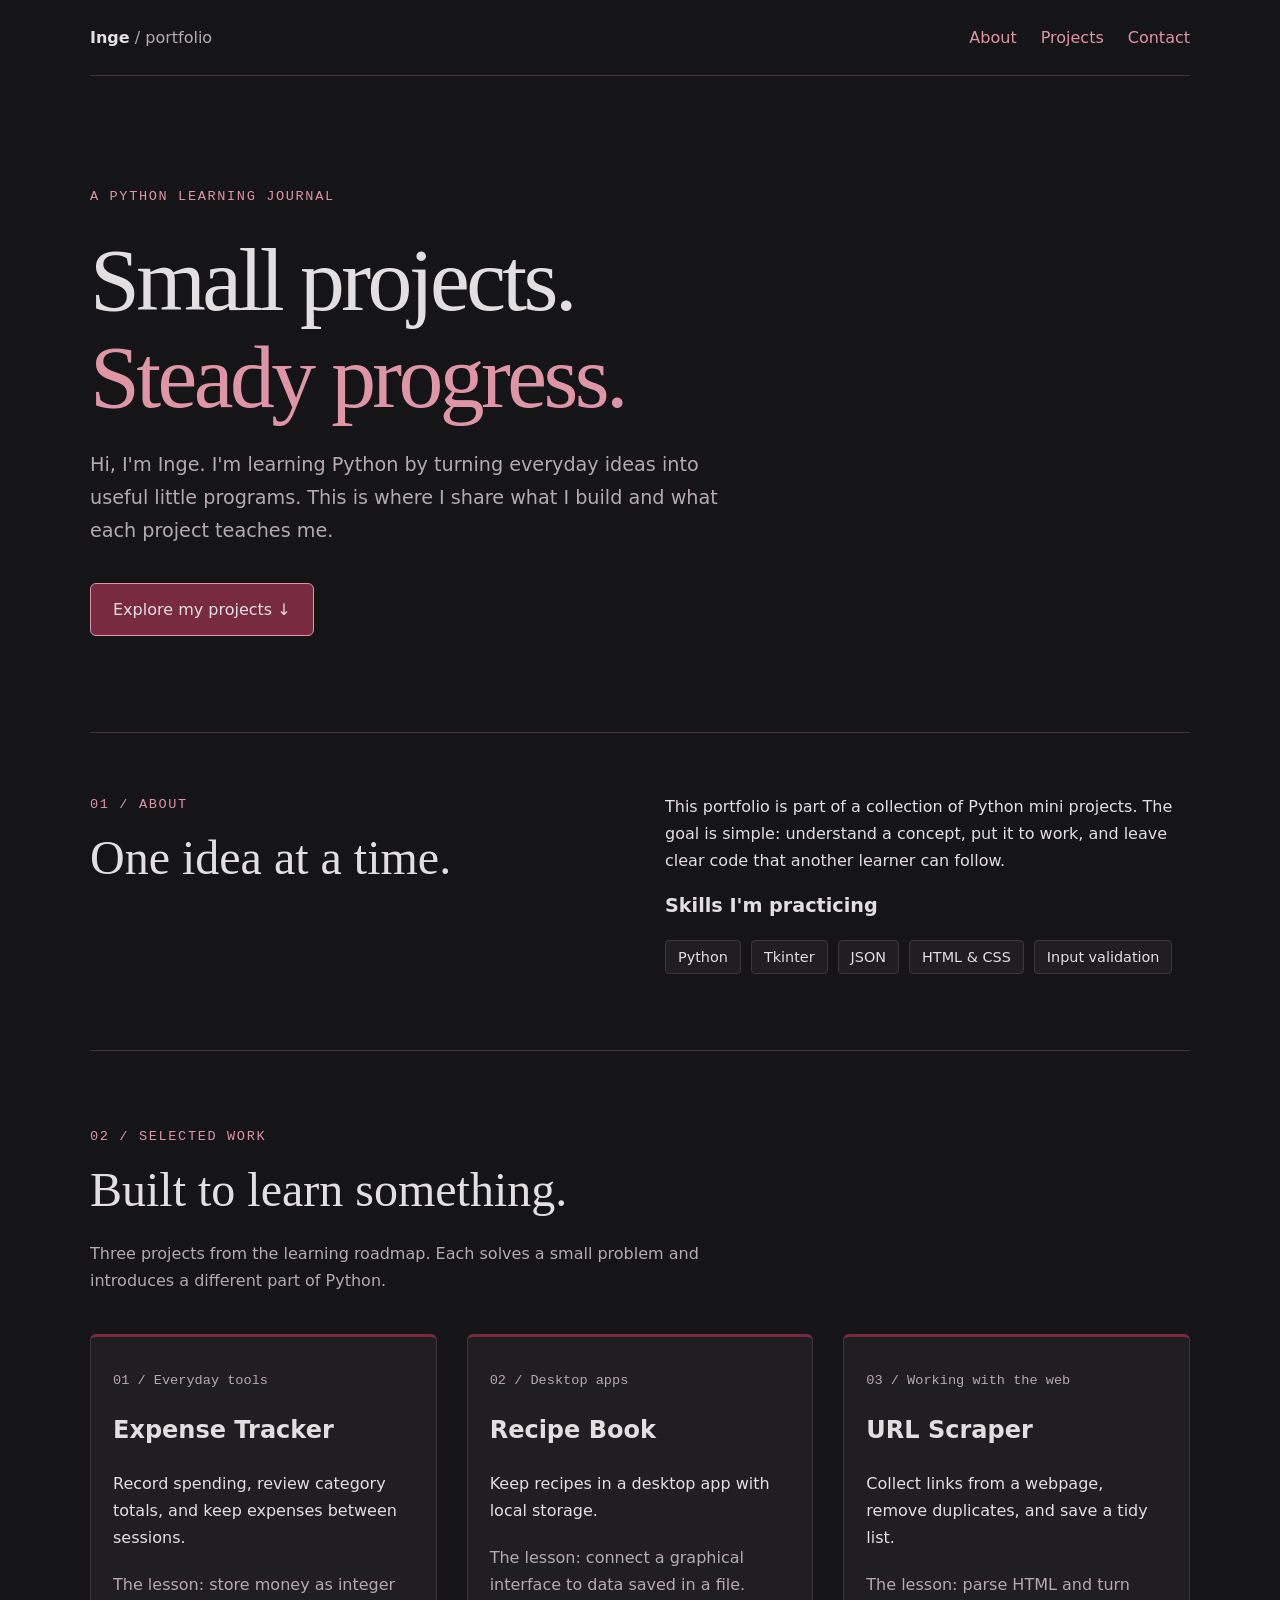
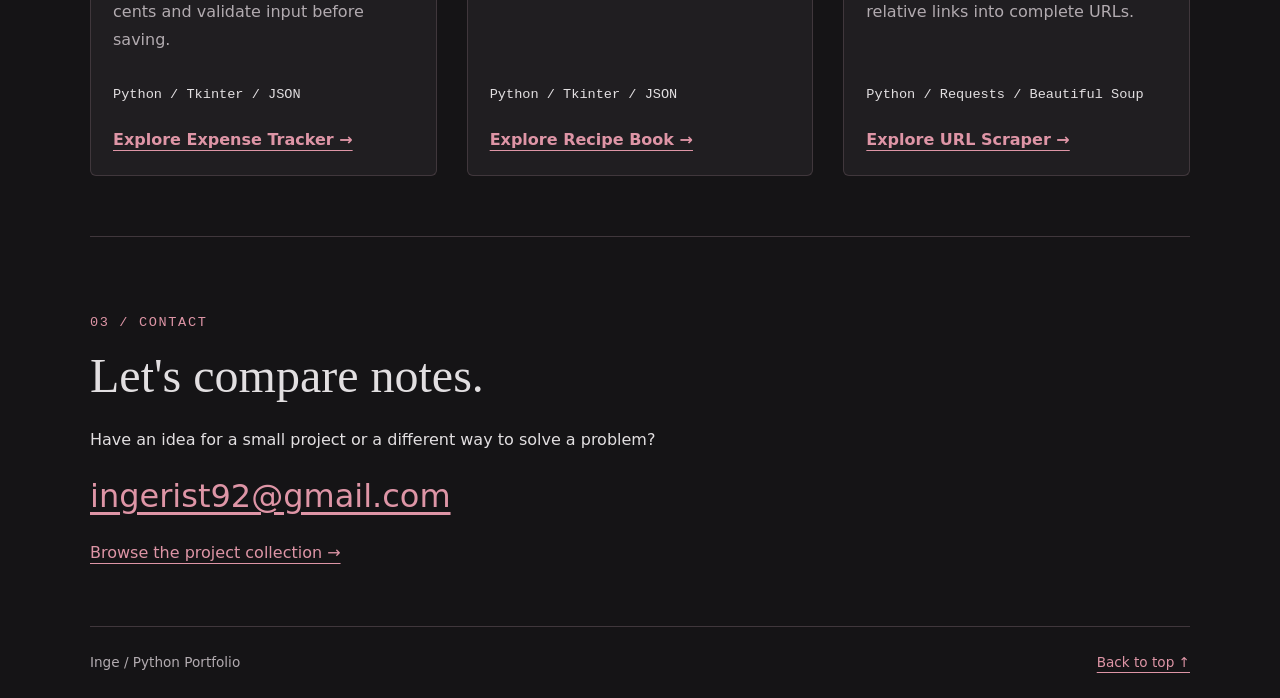
<file: Intermediate/personal-portfolio-website/site/index.html>
<!doctype html>
<html lang="en">
  <head>
    <meta charset="UTF-8" />
    <meta name="viewport" content="width=device-width, initial-scale=1" />
    <meta
      name="description"
      content="A Python learner's portfolio: small projects, practical skills, and lessons along the way."
    />
    <title>Inge | Python Portfolio</title>
    <link rel="stylesheet" href="styles.css" />
  </head>
  <body>
    <a class="skip-link" href="#main">Skip to content</a>
    <header>
      <a class="brand" href="#home">Inge<span> / portfolio</span></a>
      <nav aria-label="Main navigation">
        <a href="#about">About</a><a href="#projects">Projects</a
        ><a href="#contact">Contact</a>
      </nav>
    </header>
    <main id="main">
      <!-- Replace the sample name and introduction with your own details. -->
      <section class="hero" id="home" aria-labelledby="intro-title">
        <p class="eyebrow">A Python learning journal</p>
        <h1 id="intro-title">
          Small projects.<br /><span>Steady progress.</span>
        </h1>
        <p class="intro">
          Hi, I'm Inge. I'm learning Python by turning everyday ideas into
          useful little programs. This is where I share what I build and what
          each project teaches me.
        </p>
        <a class="button" href="#projects">Explore my projects &darr;</a>
      </section>
      <section class="about section" id="about" aria-labelledby="about-title">
        <div>
          <p class="eyebrow">01 / About</p>
          <h2 id="about-title">One idea at a time.</h2>
        </div>
        <div>
          <p>
            This portfolio is part of a collection of Python mini projects. The
            goal is simple: understand a concept, put it to work, and leave
            clear code that another learner can follow.
          </p>
          <h3>Skills I'm practicing</h3>
          <ul class="skills">
            <li>Python</li>
            <li>Tkinter</li>
            <li>JSON</li>
            <li>HTML &amp; CSS</li>
            <li>Input validation</li>
          </ul>
        </div>
      </section>
      <section class="section" id="projects" aria-labelledby="projects-title">
        <p class="eyebrow">02 / Selected work</p>
        <h2 id="projects-title">Built to learn something.</h2>
        <p class="section-intro">
          Three projects from the learning roadmap. Each solves a small problem
          and introduces a different part of Python.
        </p>
        <div class="projects">
          <article>
            <p class="project-number">01 / Everyday tools</p>
            <h3>Expense Tracker</h3>
            <p>
              Record spending, review category totals, and keep expenses between
              sessions.
            </p>
            <p class="lesson">
              The lesson: store money as integer cents and validate input before
              saving.
            </p>
            <p class="technology">Python / Tkinter / JSON</p>
            <a
              href="https://github.com/IngeRi92/mini-projects/tree/main/Intermediate/expense-tracker"
              >Explore Expense Tracker &rarr;</a
            >
          </article>
          <article>
            <p class="project-number">02 / Desktop apps</p>
            <h3>Recipe Book</h3>
            <p>Keep recipes in a desktop app with local storage.</p>
            <p class="lesson">
              The lesson: connect a graphical interface to data saved in a file.
            </p>
            <p class="technology">Python / Tkinter / JSON</p>
            <a
              href="https://github.com/IngeRi92/mini-projects/tree/main/Intermediate/recipe-book-app"
              >Explore Recipe Book &rarr;</a
            >
          </article>
          <article>
            <p class="project-number">03 / Working with the web</p>
            <h3>URL Scraper</h3>
            <p>
              Collect links from a webpage, remove duplicates, and save a tidy
              list.
            </p>
            <p class="lesson">
              The lesson: parse HTML and turn relative links into complete URLs.
            </p>
            <p class="technology">Python / Requests / Beautiful Soup</p>
            <a
              href="https://github.com/IngeRi92/mini-projects/tree/main/Intermediate/url-scraper"
              >Explore URL Scraper &rarr;</a
            >
          </article>
        </div>
      </section>
      <section
        class="contact section"
        id="contact"
        aria-labelledby="contact-title"
      >
        <p class="eyebrow">03 / Contact</p>
        <h2 id="contact-title">Let's compare notes.</h2>
        <p>
          Have an idea for a small project or a different way to solve a
          problem?
        </p>
        <!-- This is a sample address. Replace it before sharing your portfolio. -->
        <a class="contact-email" href="mailto:ingerist92@gmail.com"
          >ingerist92@gmail.com</a
        >
        <a href="https://github.com/IngeRi92/mini-projects"
          >Browse the project collection &rarr;</a
        >
      </section>
    </main>
    <footer>
      <span>Inge / Python Portfolio</span><a href="#home">Back to top &uarr;</a>
    </footer>
  </body>
</html>
</file>
<file: Intermediate/personal-portfolio-website/site/styles.css>
/* Shared colors make the page easy to personalize. */
:root {
  color-scheme: dark;
  --paper: #151416;
  --surface: #201e21;
  --ink: #e2dfe1;
  --muted: #b2abb0;
  /* Deep maroon for surfaces; a lighter red keeps small text readable. */
  --maroon: #782b40;
  --maroon-hover: #90364e;
  --accent: #de95a6;
  --line: #40373c;
}
* {
  box-sizing: border-box;
}
html {
  scroll-behavior: smooth;
}
body {
  margin: 0;
  background: var(--paper);
  color: var(--ink);
  font-family: system-ui, sans-serif;
  line-height: 1.7;
}
a {
  color: var(--accent);
  text-underline-offset: 5px;
}
a:hover {
  text-decoration-thickness: 2px;
}
a:focus-visible {
  outline: 3px solid var(--accent);
  outline-offset: 5px;
}
header,
main,
footer {
  width: min(1100px, 90%);
  margin-inline: auto;
}
header,
footer {
  display: flex;
  justify-content: space-between;
  gap: 20px;
}
header {
  align-items: center;
  padding-block: 24px;
  border-bottom: 1px solid var(--line);
}
.brand {
  font-weight: 750;
  text-decoration: none;
  color: var(--ink);
}
.brand span {
  font-weight: 400;
  color: var(--muted);
}
nav {
  display: flex;
  flex-wrap: wrap;
  gap: 24px;
}
nav a {
  text-decoration: none;
}
nav a:hover {
  text-decoration: underline;
}
.hero {
  padding-block: 95px 80px;
  max-width: 900px;
}
.eyebrow,
.technology,
.project-number {
  font-family: ui-monospace, monospace;
  font-size: 0.85rem;
}
.eyebrow {
  text-transform: uppercase;
  letter-spacing: 0.12em;
  color: var(--accent);
}
h1,
h2 {
  font-family: Georgia, serif;
  font-weight: 400;
  line-height: 1.08;
}
h1 {
  font-size: clamp(3rem, 7vw, 6rem);
  letter-spacing: -0.04em;
  margin: 24px 0;
}
h1 span {
  color: var(--accent);
}
h2 {
  font-size: clamp(2rem, 4vw, 3rem);
  margin: 16px 0 24px;
}
h3 {
  font-size: 1.2rem;
  line-height: 1.4;
}
.intro {
  font-size: 1.2rem;
  max-width: 650px;
  color: var(--muted);
}
.button {
  display: inline-block;
  background: var(--maroon);
  color: var(--ink);
  border: 1px solid var(--accent);
  border-radius: 6px;
  padding: 12px 22px;
  margin-block: 16px;
  text-decoration: none;
}
.button:hover {
  background: var(--maroon-hover);
}

.section {
  padding-block: 60px;
  border-top: 1px solid var(--line);
  scroll-margin-top: 20px;
}
.about {
  display: grid;
  grid-template-columns: 1fr 1fr;
  gap: 50px;
}
.about p {
  margin-top: 0;
}
.skills {
  display: flex;
  flex-wrap: wrap;
  gap: 10px;
  list-style: none;
  padding: 0;
}
.skills li {
  background: var(--surface);
  border-radius: 4px;
  border: 1px solid var(--line);
  padding: 4px 12px;
  font-size: 0.9rem;
}
.section-intro {
  max-width: 650px;
  color: var(--muted);
}
.projects {
  display: grid;
  grid-template-columns: repeat(3, 1fr);
  gap: 30px;
  margin-top: 40px;
}
article {
  background: var(--surface);
  border: 1px solid var(--line);
  border-top: 3px solid var(--maroon);
  border-radius: 6px;
  padding: 22px;
  display: flex;
  flex-direction: column;
}
article p {
  margin-block: 10px;
}
article h3 {
  margin-block: 12px;
  font-size: 1.5rem;
}
.lesson,
.project-number {
  color: var(--muted);
}
article .technology {
  margin-top: auto;
  padding-block: 20px 10px;
}
article a {
  font-weight: 600;
}
.contact-email {
  display: block;
  margin-bottom: 16px;
  font-size: clamp(1.25rem, 4vw, 2rem);
  overflow-wrap: anywhere;
}
footer {
  padding-block: 24px;
  border-top: 1px solid var(--line);
  font-size: 0.85rem;
  color: var(--muted);
}
.skip-link {
  position: absolute;
  top: -100px;
  left: 5%;
  background: var(--surface);
  border: 1px solid var(--accent);
  padding: 10px;
}
.skip-link:focus {
  top: 10px;
}
/* Stack columns on small screens, preserving the same reading order. */
@media (max-width: 700px) {
  header {
    align-items: flex-start;
    flex-direction: column;
    gap: 12px;
  }
  .hero {
    padding-block: 50px;
  }
  .about,
  .projects {
    grid-template-columns: 1fr;
    gap: 24px;
  }
  .section {
    padding-block: 40px;
  }
  footer {
    flex-wrap: wrap;
  }
}
@media (prefers-reduced-motion: reduce) {
  html {
    scroll-behavior: auto;
  }
}
</file>
